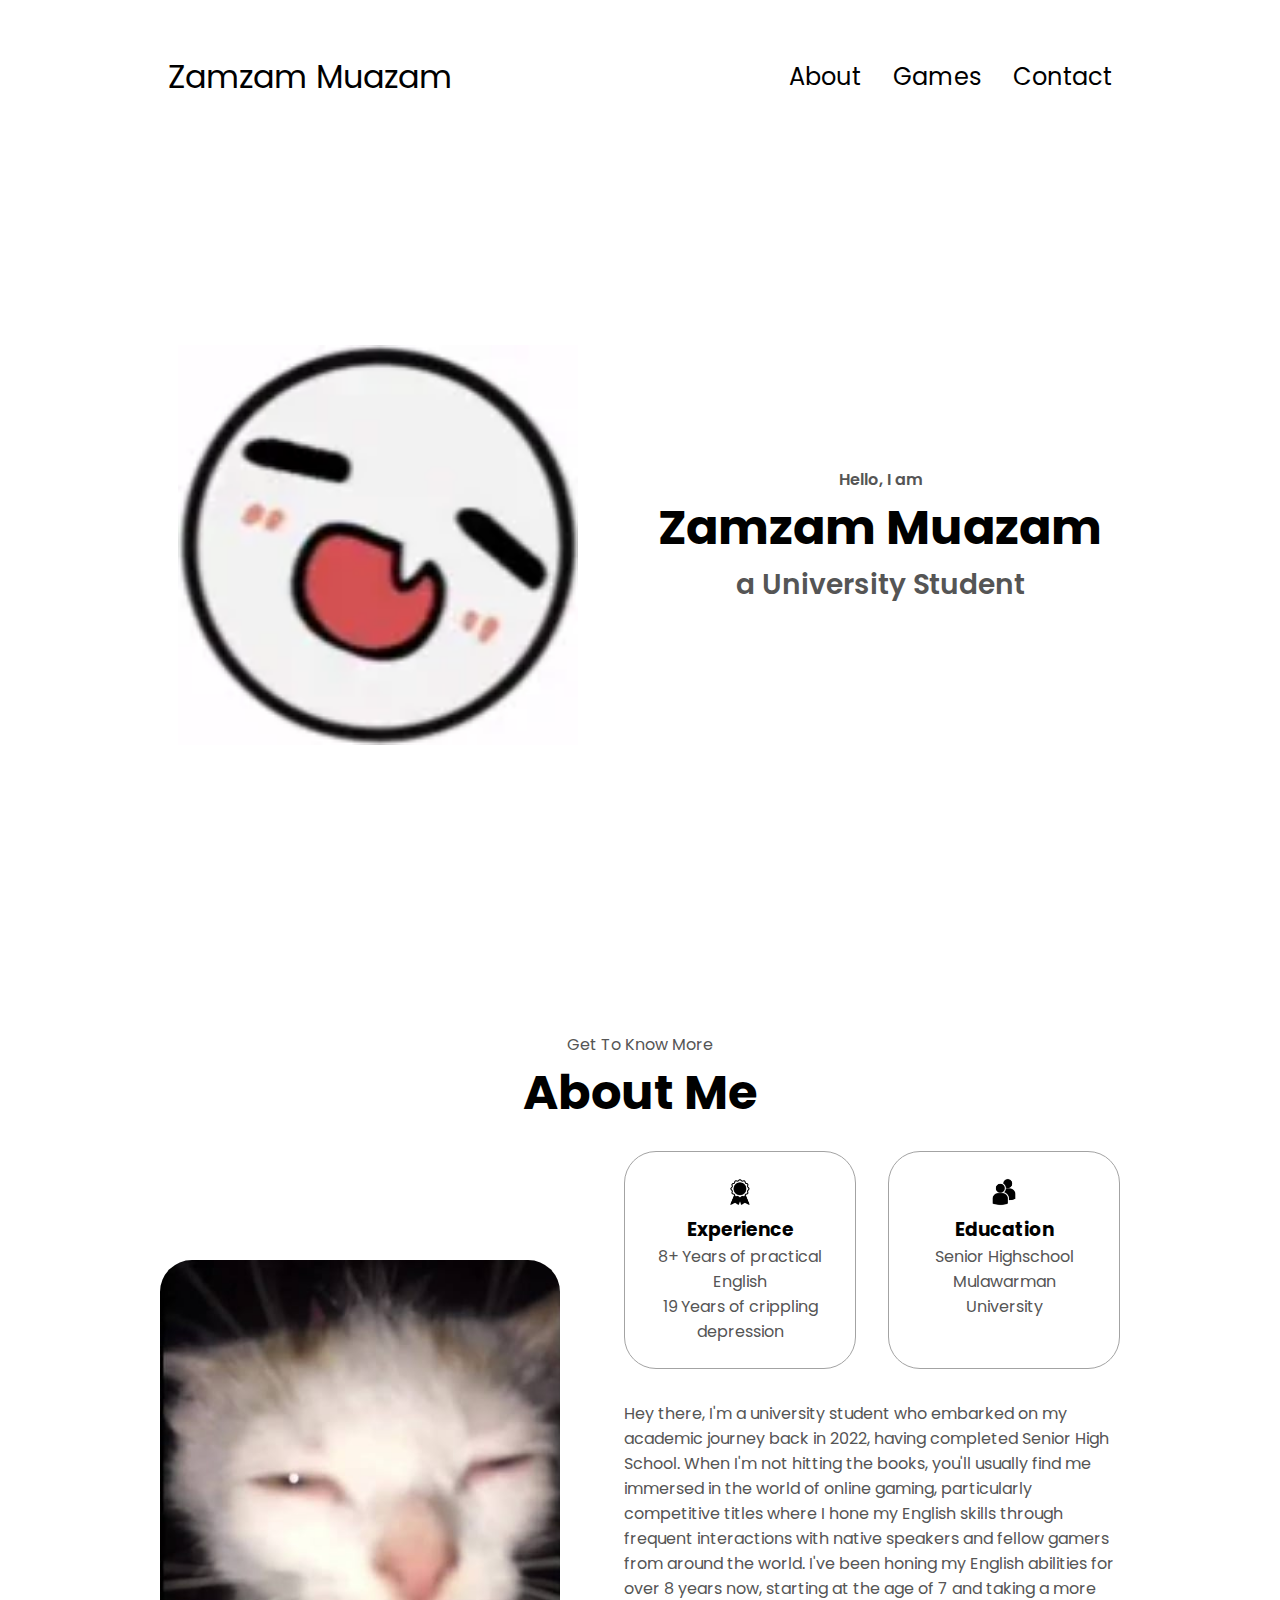
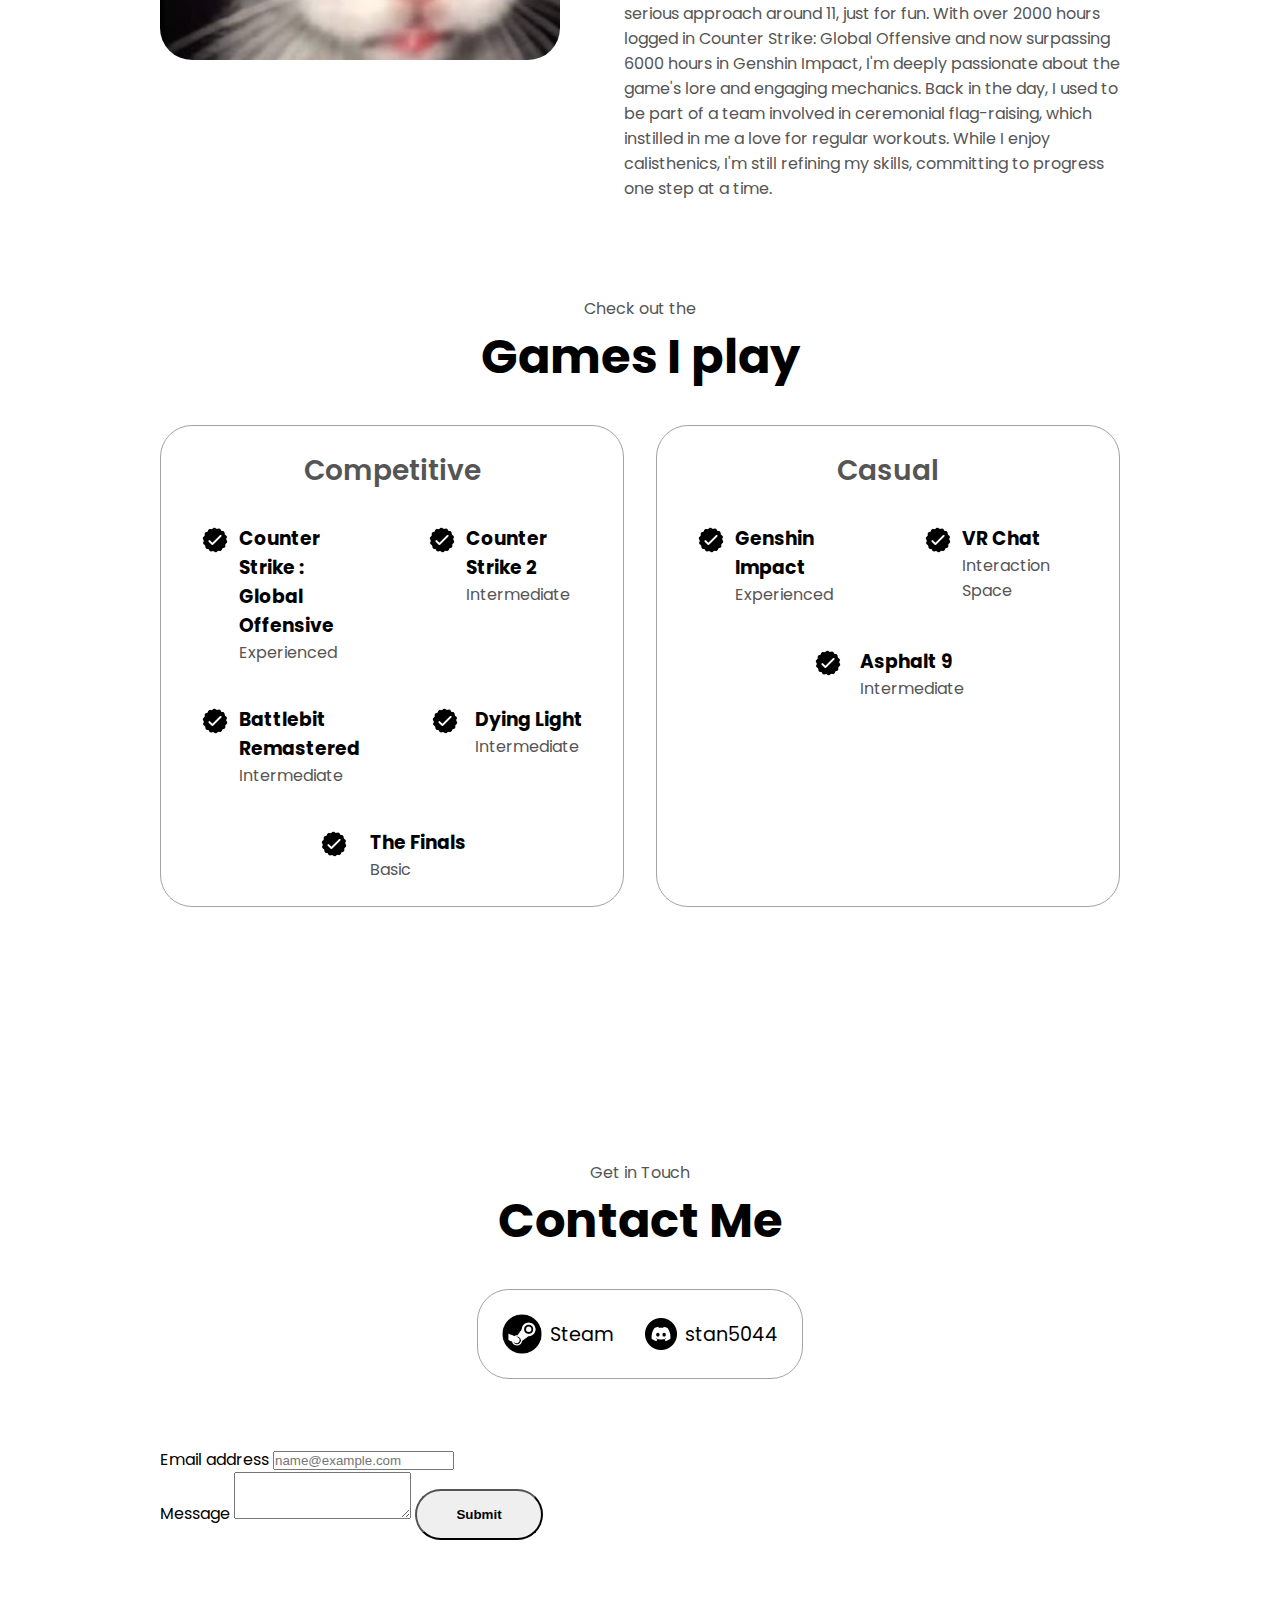
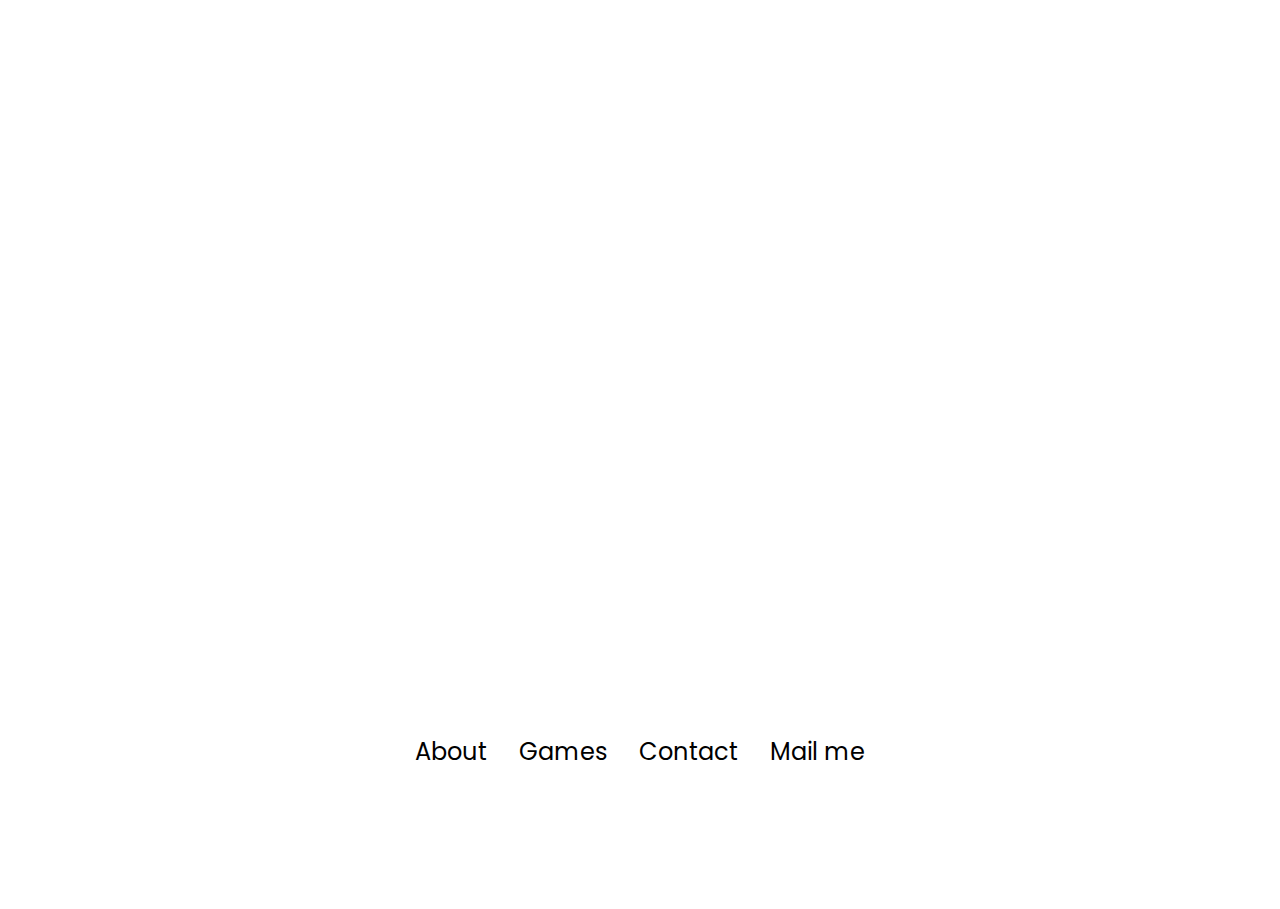
<file: index.html>
<!DOCTYPE html>
<html lang="en">
  <head>
    <meta charset="UTF-8" />
    <meta http-equiv="X-UA-Compatible" content="IE=edge" />
    <meta name="viewport" content="width=device-width, initial-scale=1.0" />
    <title>Personal portofolio</title>
    <link rel="stylesheet" href="style.css" />
    <link rel="stylesheet" href="mediaqueries.css" />
  </head>
  <body>
    <nav id="desktop-nav">
      <div class="logo">Zamzam Muazam</div>
      <div>
        <ul class="nav-links">
          <li><a href="#about">About</a></li>
          <li><a href="#games">Games</a></li>
          <li><a href="#contact">Contact</a></li>
        </ul>
      </div>
    </nav>
    <nav id="hamburger-nav">
      <div class="logo">Zamzam Muazam</div>
      <div class="hamburger-menu">
        <div class="hamburger-icon" onclick="toggleMenu()">
          <span></span>
          <span></span>
          <span></span>
        </div>
        <div class="menu-links">
          <li><a href="#about" onclick="toggleMenu()">About</a></li>
          <li><a href="#games" onclick="toggleMenu()">Games</a></li>
          <li><a href="#contact" onclick="toggleMenu()">Contact</a></li>
        </div>
      </div>
    </nav>
    <section id="profile">
      <div class="section__pic-container">
        <img src="./assets/StanPFP.webp" alt="Zamzam Muazam profile picture" />
      </div>
      <div class="section__text">
        <p class="section__text__p1">Hello, I am</p>
        <h1 class="title">Zamzam Muazam</h1>
        <p class="section__text__p2">a University Student</p>
      </div>
    </section>
    <section id="about">
      <p class="section__text__p1">Get To Know More</p>
      <h1 class="title">About Me</h1>
      <div class="section-container">
        <div class="section__pic-container">
          <img
            src="./assets/CatWoke.png"
            alt="Profile picture"
            class="about-pic"
          />
        </div>
        <div class="about-details-container">
          <div class="about-containers">
            <div class="details-container">
              <img
                src="./assets/experience.png"
                alt="Experience icon"
                class="icon"
              />
              <h3>Experience</h3>
              <p>8+ Years of practical English <br />19 Years of crippling depression</p>
            </div>
            <div class="details-container">
              <img
                src="./assets/education.png"
                alt="Education icon"
                class="icon"
              />
              <h3>Education</h3>
              <p>Senior Highschool<br />Mulawarman University</p>
            </div>
          </div>
          <div class="text-container">
            <p>
              Hey there, I'm a university student who embarked on my academic journey back in 2022, having completed Senior High School. When I'm not hitting the books, you'll usually find me immersed in the world of online gaming, particularly competitive titles where I hone my English skills through frequent interactions with native speakers and fellow gamers from around the world. I've been honing my English abilities for over 8 years now, starting at the age of 7 and taking a more serious approach around 11, just for fun. With over 2000 hours logged in Counter Strike: Global Offensive and now surpassing 6000 hours in Genshin Impact, I'm deeply passionate about the game's lore and engaging mechanics. Back in the day, I used to be part of a team involved in ceremonial flag-raising, which instilled in me a love for regular workouts. While I enjoy calisthenics, I'm still refining my skills, committing to progress one step at a time.
            </p>
          </div>
        </div>
      </div>
    </section>
    <section id="games">
      <p class="section__text__p1">Check out the</p>
      <h1 class="title">Games I play</h1>
      <div class="experience-details-container">
        <div class="about-containers">
          <div class="details-container">
            <h2 class="experience-sub-title">Competitive</h2>
            <div class="article-container">
              <article>
                <img
                  src="./assets/checkmark.png"
                  alt="Experience icon"
                  class="icon"
                />
                <div>
                  <h3>Counter Strike : Global Offensive</h3>
                  <p>Experienced</p>
                </div>
              </article>
              <article>
                <img
                  src="./assets/checkmark.png"
                  alt="Experience icon"
                  class="icon"
                />
                <div>
                  <h3>Counter Strike 2</h3>
                  <p>Intermediate</p>
                </div>
              </article>
              <article>
                <img
                  src="./assets/checkmark.png"
                  alt="Experience icon"
                  class="icon"
                />
                <div>
                  <h3>Battlebit Remastered</h3>
                  <p>Intermediate</p>
                </div>
              </article>
              <article>
                <img
                  src="./assets/checkmark.png"
                  alt="Experience icon"
                  class="icon"
                />
                <div>
                  <h3>Dying Light</h3>
                  <p>Intermediate</p>
                </div>
              </article>
              <article>
                <img
                  src="./assets/checkmark.png"
                  alt="Experience icon"
                  class="icon"
                />
                <div>
                  <h3>The Finals</h3>
                  <p>Basic</p>
                </div>
              </article>

            </div>
          </div>
          <div class="details-container">
            <h2 class="experience-sub-title">Casual</h2>
            <div class="article-container">
              <article>
                <img
                  src="./assets/checkmark.png"
                  alt="Experience icon"
                  class="icon"
                />
                <div>
                  <h3>Genshin Impact</h3>
                  <p>Experienced</p>
                </div>
              </article>
              <article>
                <img
                  src="./assets/checkmark.png"
                  alt="Experience icon"
                  class="icon"
                />
                <div>
                  <h3>VR Chat</h3>
                  <p>Interaction Space</p>
                </div>
              </article>
              <article>
                <img
                  src="./assets/checkmark.png"
                  alt="Experience icon"
                  class="icon"
                />
                <div>
                  <h3>Asphalt 9</h3>
                  <p>Intermediate</p>
                </div>
              </article>
            
            </div>
          </div>
        </div>
      </div>
      <img
        src="./assets/arrow.png"
        alt="Arrow icon"
        class="icon arrow"
        onclick="location.href='./#projects'"
      />
    </section>
    <section id="contact">
      <p class="section__text__p1">Get in Touch</p>
      <h1 class="title">Contact Me</h1>
      <div class="contact-info-upper-container">
        <div class="contact-info-container">
          <img
            src="./assets/Steam.png"
            alt="Steam"
            class="icon contact-icon email-icon"
          />
          <p><a href="https://steamcommunity.com/id/UoKStan">Steam</a></p>
        </div>
        <div class="contact-info-container">
          <img
            src="./assets/discord.png"
            alt="discord icon"
            class="icon contact-icon"
          />
          <p><a href="https://discordapp.com">stan5044</a></p>
        </div>
      </div>
    </section>
    <section id="mailing">
      <div class="mb-3">
        <label for="exampleFormControlInput1" class="form-label">Email address</label>
        <input type="email" class="form-control" id="exampleFormControlInput1" placeholder="name@example.com">
      </div>
      <div class="mb-3">
        <label for="exampleFormControlTextarea1" class="form-label">Message</label>
        <textarea class="form-control" id="exampleFormControlTextarea1" rows="3"></textarea>
        <button type="button" class="btn">Submit</button>
      </div>
    </section>
    <footer>
      <nav>
        <div class="nav-links-container">
          <ul class="nav-links">
            <li><a href="#about">About</a></li>
            <li><a href="#games">Games</a></li>
            <li><a href="#contact">Contact</a></li>
            <li><a href="#mailing">Mail me</a></li>
          </ul>
        </div>
      </nav>
    </footer>
    <script src="https://cdn.jsdelivr.net/npm/@popperjs/core@2.11.8/dist/umd/popper.min.js" integrity="sha384-I7E8VVD/ismYTF4hNIPjVp/Zjvgyol6VFvRkX/vR+Vc4jQkC+hVqc2pM8ODewa9r" crossorigin="anonymous"></script>
    <script src="https://cdn.jsdelivr.net/npm/bootstrap@5.3.3/dist/js/bootstrap.min.js" integrity="sha384-0pUGZvbkm6XF6gxjEnlmuGrJXVbNuzT9qBBavbLwCsOGabYfZo0T0to5eqruptLy" crossorigin="anonymous"></script>
    <script src="script.js"></script>
  </body>
</html>
</file>
<file: style.css>
/* GENERAL */

@import url("https://fonts.googleapis.com/css2?family=Poppins:wght@300;400;500;600&display=swap");

* {
  margin: 0;
  padding: 0;
}

body {
  font-family: "Poppins", sans-serif;
}

html {
  scroll-behavior: smooth;
}

p {
  color: rgb(85, 85, 85);
}

/* TRANSITION */

a,
.btn {
  transition: all 300ms ease;
}

/* DESKTOP NAV */

nav,
.nav-links {
  display: flex;
}

nav {
  justify-content: space-around;
  align-items: center;
  height: 17vh;
}

.nav-links {
  gap: 2rem;
  list-style: none;
  font-size: 1.5rem;
}

a {
  color: black;
  text-decoration: none;
  text-decoration-color: white;
}

a:hover {
  color: grey;
  text-decoration: underline;
  text-underline-offset: 1rem;
  text-decoration-color: rgb(181, 181, 181);
}

.logo {
  font-size: 2rem;
}

.logo:hover {
  cursor: default;
}

/* HAMBURGER MENU */

#hamburger-nav {
  display: none;
}

.hamburger-menu {
  position: relative;
  display: inline-block;
}

.hamburger-icon {
  display: flex;
  flex-direction: column;
  justify-content: space-between;
  height: 24px;
  width: 30px;
  cursor: pointer;
}

.hamburger-icon span {
  width: 100%;
  height: 2px;
  background-color: black;
  transition: all 0.3 ease-in-out;
}

.menu-links {
  position: absolute;
  top: 100%;
  right: 0;
  background-color: white;
  width: fit-content;
  max-height: 0;
  overflow: hidden;
  transition: all 0.3 ease-in-out;
}

.menu-links a {
  display: block;
  padding: 10px;
  text-align: center;
  font-size: 1.5rem;
  color: black;
  text-decoration: none;
  transition: all 0.3 ease-in-out;
}

.menu-links li {
  list-style: none;
}

.menu-links.open {
  max-height: 300px;
}

.hamburger-icon.open span:first-child {
  transform: rotate(45deg) translate(10px, 5px);
}

.hamburger-icon.open span:nth-child(2) {
  opacity: 0;
}

.hamburger-icon.open span:last-child {
  transform: rotate(-45deg) translate(10px, -5px);
}

.hamburger-icon span:first-child {
  transform: none;
}

.hamburger-icon span:first-child {
  opacity: 1;
}

.hamburger-icon span:first-child {
  transform: none;
}

/* SECTIONS */

section {
  padding-top: 4vh;
  height: 96vh;
  margin: 0 10rem;
  box-sizing: border-box;
  min-height: fit-content;
}

.section-container {
  display: flex;
}

/* PROFILE SECTION */

#profile {
  display: flex;
  justify-content: center;
  gap: 5rem;
  height: 80vh;
}

.section__pic-container {
  display: flex;
  height: 400px;
  width: 400px;
  margin: auto 0;
}

.section__text {
  align-self: center;
  text-align: center;
}

.section__text p {
  font-weight: 600;
}

.section__text__p1 {
  text-align: center;
}

.section__text__p2 {
  font-size: 1.75rem;
  margin-bottom: 1rem;
}

.title {
  font-size: 3rem;
  text-align: center;
}

#socials-container {
  display: flex;
  justify-content: center;
  margin-top: 1rem;
  gap: 1rem;
}

/* ICONS */

.icon {
  cursor: pointer;
  height: 2rem;
}

/* BUTTONS */

.btn-container {
  display: flex;
  justify-content: center;
  gap: 1rem;
}

.btn {
  font-weight: 600;
  transition: all 300ms ease;
  padding: 1rem;
  width: 8rem;
  border-radius: 2rem;
}

.btn-color-1,
.btn-color-2 {
  border: rgb(53, 53, 53) 0.1rem solid;
}

.btn-color-1:hover,
.btn-color-2:hover {
  cursor: pointer;
}

.btn-color-1,
.btn-color-2:hover {
  background: rgb(53, 53, 53);
  color: white;
}

.btn-color-1:hover {
  background: rgb(0, 0, 0);
}

.btn-color-2 {
  background: none;
}

.btn-color-2:hover {
  border: rgb(255, 255, 255) 0.1rem solid;
}

.btn-container {
  gap: 1rem;
}

/* ABOUT SECTION */

#about {
  position: relative;
}

.about-containers {
  gap: 2rem;
  margin-bottom: 2rem;
  margin-top: 2rem;
}

.about-details-container {
  justify-content: center;
  flex-direction: column;
}

.about-containers,
.about-details-container {
  display: flex;
}

.about-pic {
  border-radius: 2rem;
}

.arrow {
  position: absolute;
  right: -5rem;
  bottom: 2.5rem;
}

.details-container {
  padding: 1.5rem;
  flex: 1;
  background: white;
  border-radius: 2rem;
  border: rgb(53, 53, 53) 0.1rem solid;
  border-color: rgb(163, 163, 163);
  text-align: center;
}

.section-container {
  gap: 4rem;
  height: 80%;
}

.section__pic-container {
  height: 400px;
  width: 400px;
  margin: auto 0;
}

/* EXPERIENCE SECTION */

#experience {
  position: relative;
}

.experience-sub-title {
  color: rgb(85, 85, 85);
  font-weight: 600;
  font-size: 1.75rem;
  margin-bottom: 2rem;
}

.experience-details-container {
  display: flex;
  justify-content: center;
  flex-direction: column;
}

.article-container {
  display: flex;
  text-align: initial;
  flex-wrap: wrap;
  flex-direction: row;
  gap: 2.5rem;
  justify-content: space-around;
}

article {
  display: flex;
  width: 10rem;
  justify-content: space-around;
  gap: 0.5rem;
}

article .icon {
  cursor: default;
}

/* PROJECTS SECTION */

#projects {
  position: relative;
}

.color-container {
  border-color: rgb(163, 163, 163);
  background: rgb(250, 250, 250);
}

.project-img {
  border-radius: 2rem;
  width: 90%;
  height: 90%;
}

.project-title {
  margin: 1rem;
  color: black;
}

.project-btn {
  color: black;
  border-color: rgb(163, 163, 163);
}

/* CONTACT */

#contact {
  display: flex;
  justify-content: center;
  flex-direction: column;
  height: 70vh;
}

.contact-info-upper-container {
  display: flex;
  justify-content: center;
  border-radius: 2rem;
  border: rgb(53, 53, 53) 0.1rem solid;
  border-color: rgb(163, 163, 163);
  background: (250, 250, 250);
  margin: 2rem auto;
  padding: 0.5rem;
}

.contact-info-container {
  display: flex;
  align-items: center;
  justify-content: center;
  gap: 0.5rem;
  margin: 1rem;
}

.contact-info-container p {
  font-size: larger;
}

.contact-icon {
  cursor: default;
}

.email-icon {
  height: 2.5rem;
}

/* FOOTER SECTION */

footer {
  height: 26vh;
  margin: 0 1rem;
}

footer p {
  text-align: center;
}
</file>
<file: mediaqueries.css>
@media screen and (max-width: 1400px) {
    #profile {
      height: 83vh;
      margin-bottom: 6rem;
    }
    .about-containers {
      flex-wrap: wrap;
    }
    #contact,
    #projects {
      height: fit-content;
    }
  }
  
  @media screen and (max-width: 1200px) {
    #desktop-nav {
      display: none;
    }
    #hamburger-nav {
      display: flex;
    }
    #experience,
    .experience-details-container {
      margin-top: 2rem;
    }
    #profile,
    .section-container {
      display: block;
    }
    .arrow {
      display: none;
    }
    section,
    .section-container {
      height: fit-content;
    }
    section {
      margin: 0 5%;
    }
    .section__pic-container {
      width: 275px;
      height: 275px;
      margin: 0 auto 2rem;
    }
    .about-containers {
      margin-top: 0;
    }
  }
  
  @media screen and (max-width: 600px) {
    #contact,
    footer {
      height: 40vh;
    }
    #profile {
      height: 83vh;
      margin-bottom: 0;
    }
    article {
      font-size: 1rem;
    }
    footer nav {
      height: fit-content;
      margin-bottom: 2rem;
    }
    .about-containers,
    .contact-info-upper-container,
    .btn-container {
      flex-wrap: wrap;
    }
    .contact-info-container {
      margin: 0;
    }
    .contact-info-container p,
    .nav-links li a {
      font-size: 1rem;
    }
    .experience-sub-title {
      font-size: 1.25rem;
    }
    .logo {
      font-size: 1.5rem;
    }
    .nav-links {
      flex-direction: column;
      gap: 0.5rem;
      text-align: center;
    }
    .section__pic-container {
      width: auto;
      height: 46vw;
      justify-content: center;
    }
    .section__text__p2 {
      font-size: 1.25rem;
    }
    .title {
      font-size: 2rem;
    }
    .text-container {
      text-align: justify;
    }
  }
</file>
